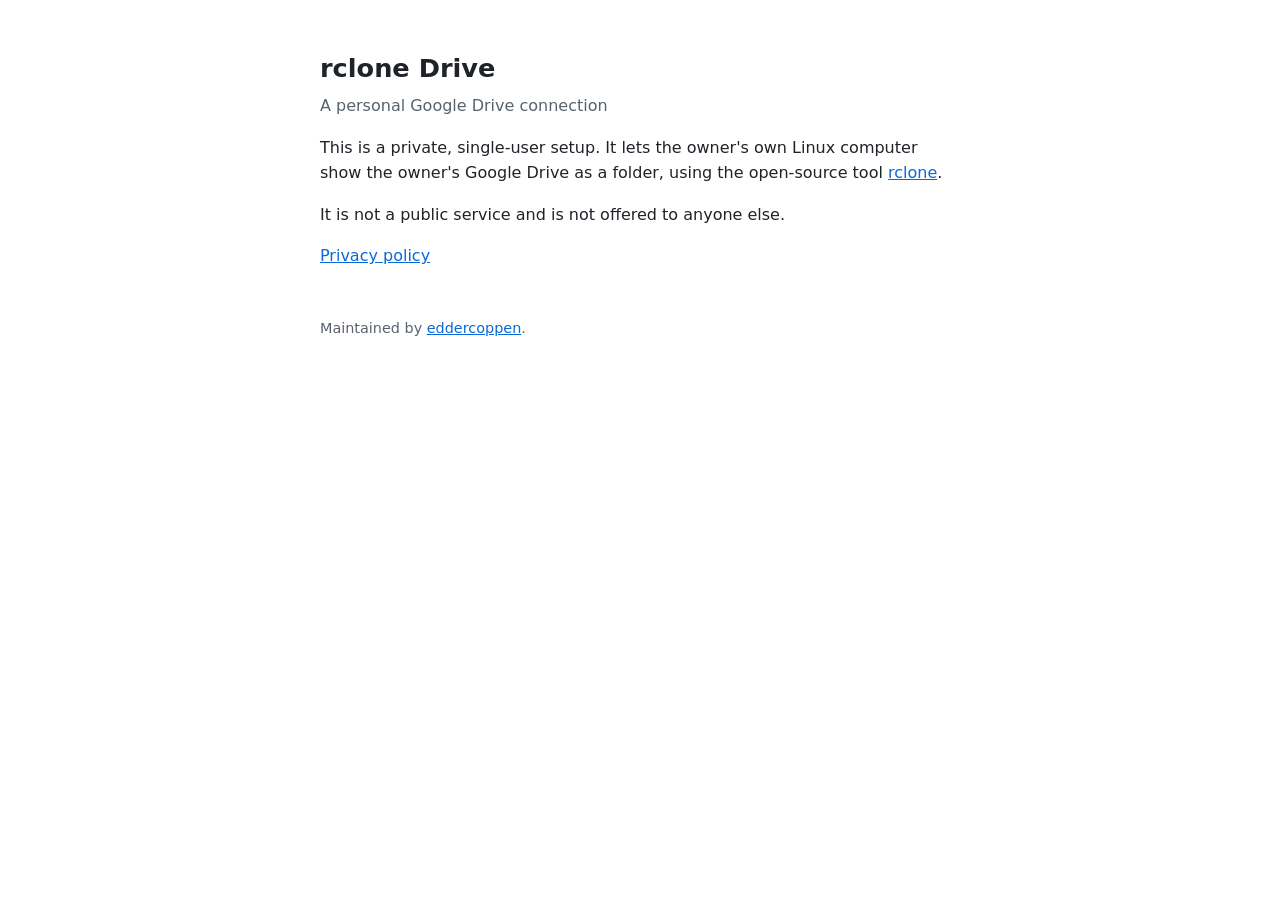
<file: index.html>
<!doctype html>
<html lang="en">
<head>
<meta charset="utf-8">
<meta name="viewport" content="width=device-width, initial-scale=1">
<title>rclone Drive</title>
<link rel="stylesheet" href="style.css">
</head>
<body>
<h1>rclone Drive</h1>
<p class="sub">A personal Google Drive connection</p>
<p>This is a private, single-user setup. It lets the owner's own Linux computer show the owner's Google Drive as a folder, using the open-source tool <a href="https://rclone.org">rclone</a>.</p>
<p>It is not a public service and is not offered to anyone else.</p>
<p><a href="privacy.html">Privacy policy</a></p>
<footer>Maintained by <a href="https://github.com/eddercoppen">eddercoppen</a>.</footer>
</body>
</html>
</file>
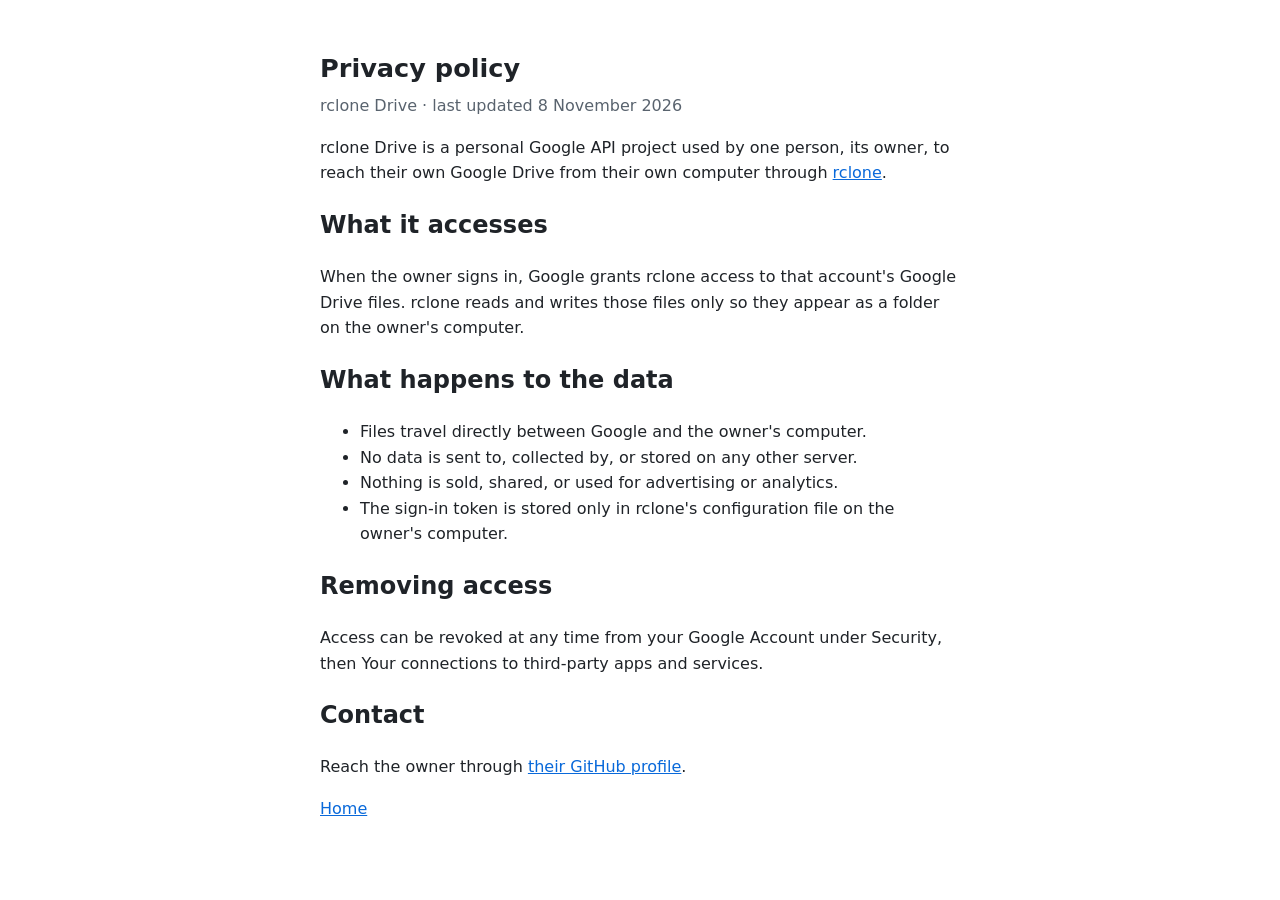
<file: privacy.html>
<!doctype html>
<html lang="en">
<head>
<meta charset="utf-8">
<meta name="viewport" content="width=device-width, initial-scale=1">
<title>rclone Drive privacy policy</title>
<link rel="stylesheet" href="style.css">
</head>
<body>
<h1>Privacy policy</h1>
<p class="sub">rclone Drive · last updated 8 November 2026</p>
<p>rclone Drive is a personal Google API project used by one person, its owner, to reach their own Google Drive from their own computer through <a href="https://rclone.org">rclone</a>.</p>
<h2>What it accesses</h2>
<p>When the owner signs in, Google grants rclone access to that account's Google Drive files. rclone reads and writes those files only so they appear as a folder on the owner's computer.</p>
<h2>What happens to the data</h2>
<ul>
<li>Files travel directly between Google and the owner's computer.</li>
<li>No data is sent to, collected by, or stored on any other server.</li>
<li>Nothing is sold, shared, or used for advertising or analytics.</li>
<li>The sign-in token is stored only in rclone's configuration file on the owner's computer.</li>
</ul>
<h2>Removing access</h2>
<p>Access can be revoked at any time from your Google Account under Security, then Your connections to third-party apps and services.</p>
<h2>Contact</h2>
<p>Reach the owner through <a href="https://github.com/eddercoppen">their GitHub profile</a>.</p>
<p><a href="index.html">Home</a></p>
</body>
</html>
</file>
<file: style.css>
body{font-family:system-ui,-apple-system,"Segoe UI",sans-serif;max-width:40rem;margin:3rem auto;padding:0 1rem;line-height:1.6;color:#1f2328;background:#fff}
h1{font-size:1.6rem;margin-bottom:.25rem}
.sub{color:#59636e;margin-top:0}
a{color:#0969da}
footer{margin-top:3rem;font-size:.9rem;color:#59636e}
@media (prefers-color-scheme:dark){body{color:#e6edf3;background:#0d1117}.sub,footer{color:#9198a1}a{color:#4493f8}}
</file>
